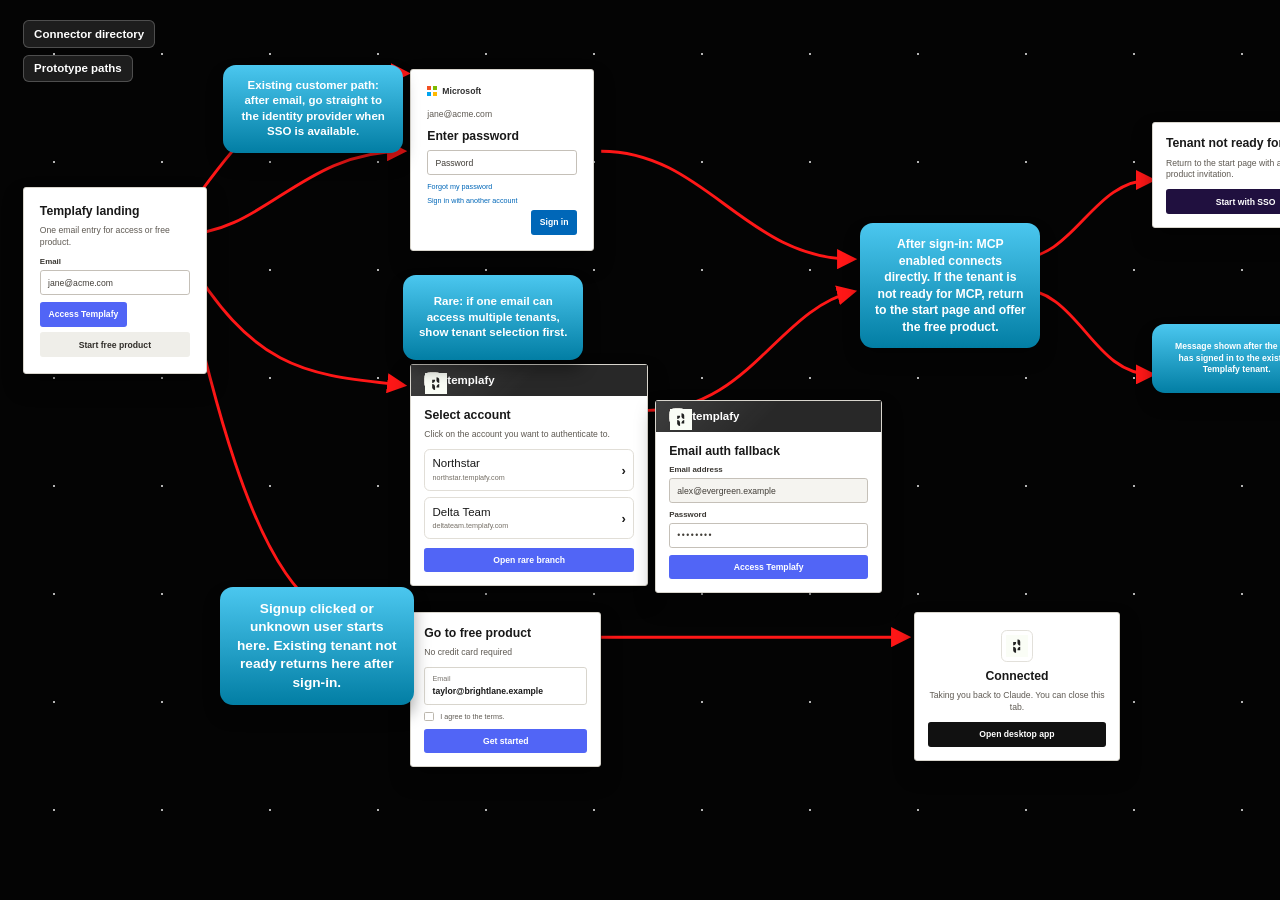
<file: index.html>
<!doctype html>
<html lang="en">
  <head>
    <meta charset="UTF-8" />
    <meta name="viewport" content="width=device-width, initial-scale=1.0" />
    <meta http-equiv="refresh" content="0; url=./prototype/" />
    <title>Templafy MCP Prototype</title>
    <style>
      body {
        margin: 0;
        min-height: 100vh;
        display: grid;
        place-items: center;
        font-family: Arial, Helvetica, sans-serif;
        background: #f4f3ee;
        color: #232323;
      }

      a {
        color: #3154d4;
        font-weight: 700;
      }
    </style>
  </head>
  <body>
    <p>Opening <a href="./prototype/">Templafy MCP prototype</a>...</p>
  </body>
</html>
</file>
<file: prototype/styles.css>
:root {
  --ink: #232323;
  --muted: #716d66;
  --line: #dedbd4;
  --canvas: #f6f5f0;
  --panel: #ffffff;
  --dark: #232323;
  --blue: #5165f6;
  --blue-hover: #4153d8;
  --success: #146b3a;
  --success-bg: #e8f6ee;
  --warning: #8a5a00;
  --warning-bg: #fff6df;
  --radius: 8px;
  font-family:
    Arial,
    Helvetica,
    sans-serif;
}

* {
  box-sizing: border-box;
}

html,
body,
#app {
  width: 100%;
  height: 100%;
  margin: 0;
}

body {
  color: var(--ink);
  background: #040404;
}

body[data-screen="signup"],
body[data-screen="authChoice"] {
  background: #f4f1ea;
}

button,
input {
  font: inherit;
}

button {
  cursor: pointer;
}

.screen {
  min-height: 100vh;
  display: flex;
  flex-direction: column;
}

.claude-bg {
  background:
    linear-gradient(rgb(0 0 0 / 28%), rgb(0 0 0 / 28%)),
    #8b887f;
  padding: 48px;
}

.app-frame {
  width: min(1440px, calc(100vw - 64px));
  min-height: calc(100vh - 96px);
  margin: auto;
  border-radius: 18px;
  background: #f8f7f4;
  box-shadow: 0 30px 80px rgb(0 0 0 / 26%);
  overflow: hidden;
  display: grid;
  grid-template-columns: 270px 1fr;
}

.sidebar {
  background: #efeee9;
  border-right: 1px solid #dedbd4;
  padding: 28px 20px;
}

.sidebar-title {
  font-size: 15px;
  font-weight: 700;
  color: #7a766f;
  margin: 0 0 16px;
}

.side-item {
  width: 100%;
  border: 0;
  background: transparent;
  display: flex;
  align-items: center;
  gap: 10px;
  padding: 11px 12px;
  border-radius: 8px;
  color: #393631;
  text-align: left;
}

.side-item.active {
  background: #dedbd4;
  font-weight: 700;
}

.main {
  padding: 30px;
  overflow: auto;
}

.topbar {
  display: flex;
  justify-content: space-between;
  align-items: center;
  margin-bottom: 24px;
}

.title {
  font-family: Georgia, "Times New Roman", serif;
  font-size: 32px;
  margin: 0;
}

.search {
  width: min(620px, 60vw);
  height: 40px;
  border: 1px solid #dedbd4;
  border-radius: 8px;
  background: white;
  color: #8a867f;
  display: flex;
  align-items: center;
  padding: 0 16px;
}

.connector-grid {
  display: grid;
  grid-template-columns: repeat(2, minmax(280px, 1fr));
  gap: 18px;
}

.connector-card {
  border: 1px solid #dedbd4;
  background: white;
  border-radius: 12px;
  min-height: 132px;
  padding: 22px;
  display: grid;
  grid-template-columns: 46px 1fr auto;
  gap: 16px;
  align-items: start;
  box-shadow: 0 6px 16px rgb(0 0 0 / 7%);
  text-align: left;
}

.connector-card.primary {
  border-color: #c7c2b8;
  box-shadow: 0 12px 30px rgb(0 0 0 / 13%);
}

.connector-card h2,
.connector-card h3 {
  margin: 0 0 4px;
  font-size: 20px;
}

.connector-card p {
  margin: 0;
  color: var(--muted);
  line-height: 1.35;
}

.plus {
  font-size: 28px;
  color: #5c5852;
  line-height: 1;
}

.logo-tile {
  width: 46px;
  height: 46px;
  border-radius: 8px;
  border: 1px solid #e2e0da;
  background: #fff;
  display: grid;
  place-items: center;
}

.logo-tile img {
  width: 30px;
  height: 30px;
}

.detail-header {
  display: grid;
  grid-template-columns: 58px 1fr auto;
  gap: 18px;
  align-items: center;
  margin-bottom: 34px;
}

.detail-header h1 {
  margin: 0;
  font-size: 28px;
}

.detail-header p {
  margin: 5px 0 0;
  color: var(--muted);
  font-size: 17px;
}

.button,
.button-secondary,
.button-ghost {
  height: 44px;
  border-radius: 8px;
  padding: 0 18px;
  border: 1px solid transparent;
  font-weight: 700;
  display: inline-flex;
  align-items: center;
  justify-content: center;
  gap: 8px;
  text-decoration: none;
}

.button {
  background: var(--blue);
  color: white;
}

.button:hover {
  background: var(--blue-hover);
}

.button.dark {
  background: #111;
}

.button.wide {
  width: 100%;
}

.button-secondary {
  background: #f3f2ed;
  color: #4e4a44;
  border-color: #d8d5cd;
}

.button-ghost {
  background: transparent;
  color: #4e4a44;
}

.visual-row {
  display: grid;
  grid-template-columns: repeat(3, 1fr);
  gap: 18px;
  margin-bottom: 30px;
}

.visual-card {
  border-radius: 12px;
  background: #f1f0eb;
  overflow: hidden;
  border: 1px solid #e0ddd4;
}

.visual-card img {
  width: 100%;
  height: 210px;
  object-fit: cover;
  display: block;
}

.copy-block {
  max-width: 860px;
  color: #4e4a44;
  line-height: 1.5;
  font-size: 18px;
}

.tool-pills {
  display: flex;
  flex-wrap: wrap;
  gap: 10px;
  margin-top: 24px;
}

.pill {
  border-radius: 18px;
  border: 1px solid #d8d5cd;
  background: #f3f2ed;
  padding: 8px 14px;
  font-size: 14px;
  color: #4e4a44;
}

.flow-screen {
  min-height: 100vh;
  height: 100vh;
  overflow: auto;
  background:
    radial-gradient(circle, rgb(255 255 255 / 70%) 1px, transparent 1px),
    #040404;
  background-size: 108px 108px;
  color: white;
}

.flow-board {
  position: relative;
  width: 2140px;
  height: 1120px;
  margin: 0 auto;
  zoom: 0.72;
}

.flow-lines {
  position: absolute;
  inset: 0;
  width: 2140px;
  height: 1120px;
  pointer-events: none;
  overflow: visible;
}

.flow-lines path {
  fill: none;
  stroke: #ff1717;
  stroke-width: 4;
  marker-end: url("#arrow");
}

.flow-lines marker path {
  fill: #ff1717;
  stroke: none;
  marker-end: none;
}

.flow-back {
  position: absolute;
  left: 32px;
  top: 28px;
  height: 38px;
  border: 1px solid rgb(255 255 255 / 22%);
  border-radius: 8px;
  background: rgb(255 255 255 / 10%);
  color: white;
  padding: 0 14px;
  font-weight: 700;
}

.flow-paths-button {
  position: absolute;
  left: 32px;
  top: 76px;
  height: 38px;
  border: 1px solid rgb(255 255 255 / 22%);
  border-radius: 8px;
  background: rgb(255 255 255 / 10%);
  color: white;
  padding: 0 14px;
  font-weight: 700;
}

.flow-title {
  position: absolute;
  right: 34px;
  bottom: 34px;
  width: 148px;
  height: 148px;
  border-radius: 18px;
  display: grid;
  place-items: center;
  text-align: center;
  background: linear-gradient(180deg, #4bc7ef, #007ca3);
  font-size: 32px;
  line-height: 1.15;
  font-weight: 800;
}

.flow-node {
  position: absolute;
  z-index: 2;
  color: #191919;
}

.mini-card,
.auth-window,
.provider-window,
.connected-mini,
.consent-mini,
.free-product-mini {
  background: white;
  border: 1px solid #d8d5cd;
  border-radius: 4px;
  box-shadow: 0 16px 28px rgb(0 0 0 / 38%);
}

.mini-card {
  width: 255px;
  padding: 22px;
}

.mini-card h2,
.auth-window h2,
.provider-window h2,
.connected-mini h2,
.consent-mini h2,
.free-product-mini h2 {
  margin: 0 0 10px;
  font-size: 17px;
}

.mini-card p,
.auth-window p,
.provider-window p,
.connected-mini p,
.consent-mini p,
.free-product-mini p {
  margin: 0 0 12px;
  color: #5f5a53;
  line-height: 1.35;
  font-size: 12px;
}

.mini-card label,
.auth-window label {
  display: block;
  margin: 0 0 6px;
  color: #393631;
  font-size: 11px;
  font-weight: 700;
}

.mini-input,
.provider-input {
  min-height: 34px;
  border: 1px solid #c5c0b8;
  border-radius: 4px;
  background: #fff;
  color: #423e38;
  display: flex;
  align-items: center;
  padding: 0 10px;
  margin-bottom: 10px;
  font-size: 12px;
}

.mini-input.readonly {
  background: #f5f4f0;
}

.mini-input.password {
  letter-spacing: 2px;
}

.flow-node button {
  min-height: 34px;
  border: 0;
  border-radius: 4px;
  background: var(--blue);
  color: white;
  padding: 0 12px;
  font-weight: 700;
  font-size: 12px;
}

.flow-node button.mini-secondary {
  width: 100%;
  margin-top: 8px;
  background: #efeee9;
  color: #312e2a;
}

.auth-window {
  width: 315px;
  padding: 0 18px 18px;
}

.mini-auth-header {
  height: 44px;
  margin: 0 -18px 16px;
  padding: 0 18px;
  display: flex;
  align-items: center;
  gap: 8px;
  color: white;
  background:
    linear-gradient(135deg, rgb(255 255 255 / 10%), transparent 50%),
    #282828;
}

.tenant-window {
  width: 330px;
}

.tenant-mini-row {
  min-height: 58px;
  margin-top: 9px;
  padding: 10px;
  display: grid;
  grid-template-columns: 1fr auto;
  border: 1px solid #e1ded7;
  border-radius: 8px;
  background: #fff;
}

.tenant-mini-row span,
.tenant-mini-row small {
  display: block;
}

.tenant-mini-row small {
  margin-top: 3px;
  color: #756f66;
  font-size: 10px;
}

.tenant-mini-row b {
  grid-row: 1 / 3;
  grid-column: 2;
  align-self: center;
  font-size: 18px;
}

.tenant-window button {
  width: 100%;
  margin-top: 12px;
}

.provider-window {
  width: 255px;
  padding: 22px;
}

.provider-logo {
  display: flex;
  gap: 7px;
  align-items: center;
  color: #2f2f2f;
  font-size: 12px;
  margin-bottom: 18px;
}

.provider-logo span {
  width: 14px;
  height: 14px;
  display: inline-block;
  background:
    linear-gradient(#f25022 0 0) 0 0 / 6px 6px no-repeat,
    linear-gradient(#7fba00 0 0) 8px 0 / 6px 6px no-repeat,
    linear-gradient(#00a4ef 0 0) 0 8px / 6px 6px no-repeat,
    linear-gradient(#ffb900 0 0) 8px 8px / 6px 6px no-repeat;
}

.provider-window a {
  display: block;
  margin: 7px 0;
  color: #0067b8;
  font-size: 10px;
}

.provider-window button {
  float: right;
  background: #0067b8;
}

.login-window button {
  width: 100%;
}

.flow-note,
.flow-label {
  position: absolute;
  z-index: 3;
  border-radius: 18px;
  background: linear-gradient(180deg, #4bc7ef, #027ea4);
  color: white;
  box-shadow: 0 14px 22px rgb(0 0 0 / 35%);
  text-align: center;
  font-weight: 700;
}

.flow-note {
  width: 250px;
  min-height: 118px;
  padding: 18px 20px;
  display: grid;
  place-items: center;
  line-height: 1.35;
}

.flow-label {
  width: 120px;
  min-height: 62px;
  padding: 12px;
  display: grid;
  place-items: center;
  line-height: 1.2;
}

.decision-note {
  width: 250px;
  min-height: 135px;
  font-size: 17px;
}

.small-note {
  width: 235px;
  min-height: 96px;
  font-size: 12px;
}

.signup-note {
  width: 270px;
  min-height: 122px;
  font-size: 19px;
}

.connected-mini {
  width: 185px;
  padding: 24px 18px 18px;
  text-align: center;
}

.connected-mini .logo-tile {
  margin: 0 auto 10px;
}

.connected-mini button {
  width: 100%;
  background: #111;
}

.wide-connected {
  width: 285px;
}

.consent-mini {
  width: 260px;
  padding: 18px;
}

.consent-mini button {
  width: 100%;
  background: #20103f;
}

.free-product-mini {
  width: 265px;
  padding: 18px;
}

.known-email {
  min-height: 52px;
  margin: 10px 0;
  border: 1px solid #d8d5cd;
  border-radius: 4px;
  padding: 8px 10px;
}

.known-email span,
.known-email strong {
  display: block;
}

.known-email span {
  color: #77736d;
  font-size: 10px;
}

.known-email strong {
  margin-top: 4px;
  font-size: 12px;
}

.mini-check {
  display: grid;
  grid-template-columns: 14px 1fr;
  gap: 8px;
  margin: 10px 0;
  color: #5f5a53;
  font-size: 10px;
}

.mini-check span {
  width: 13px;
  height: 13px;
  border: 1px solid #bdb8ae;
  border-radius: 2px;
  background: #fff;
}

.free-product-mini button {
  width: 100%;
}

.auth-screen {
  min-height: 100vh;
  background-image: url("./auth-background.jpg");
  background-size: cover;
  background-position: center;
  display: flex;
  align-items: center;
  justify-content: center;
  padding: 32px;
}

.prototype-stage {
  width: min(1120px, calc(100vw - 48px));
  display: grid;
  grid-template-columns: minmax(360px, 620px) 280px;
  gap: 28px;
  align-items: center;
  justify-content: center;
}

.auth-stack {
  width: 100%;
  display: flex;
  flex-direction: column;
  align-items: center;
  gap: 24px;
}

.wordmark {
  display: flex;
  align-items: center;
  gap: 12px;
  color: white;
  font-size: 32px;
  font-weight: 700;
}

.wordmark .mark {
  width: 58px;
  height: 58px;
  border-radius: 12px;
  background: #fafdF6;
  display: grid;
  place-items: center;
}

.wordmark img {
  width: 34px;
  height: 34px;
}

.auth-card {
  width: 100%;
  background: white;
  border-radius: 8px;
  padding: 32px;
  box-shadow: 0 14px 36px rgb(0 0 0 / 22%);
}

.auth-card.narrow {
  max-width: 520px;
  margin-inline: auto;
}

.auth-title {
  margin: 0 0 8px;
  font-size: 28px;
  color: #242424;
}

.auth-subtitle {
  margin: 0 0 24px;
  color: #6a6660;
  line-height: 1.45;
}

.choice-grid {
  display: grid;
  grid-template-columns: 1fr 1fr;
  gap: 16px;
}

.choice-card {
  border: 1px solid var(--line);
  background: #f6f5f0;
  border-radius: 8px;
  padding: 20px;
  min-height: 176px;
  text-align: left;
  display: flex;
  flex-direction: column;
  justify-content: space-between;
}

.choice-card.alt {
  background: white;
}

.choice-card h2 {
  font-size: 20px;
  margin: 0 0 8px;
}

.choice-card p {
  margin: 0 0 18px;
  color: var(--muted);
  line-height: 1.4;
}

.auth-divider {
  height: 1px;
  background: var(--line);
  margin: 24px 0;
}

.signup-nudge {
  display: grid;
  grid-template-columns: 1fr auto;
  gap: 18px;
  align-items: center;
  padding: 16px;
  border: 1px solid var(--line);
  border-radius: var(--radius);
  background: #f6f5f0;
}

.signup-nudge h2 {
  font-size: 18px;
  margin: 0 0 5px;
}

.signup-nudge p {
  margin: 0;
  color: var(--muted);
  line-height: 1.35;
}

.postit-board {
  align-self: start;
  display: flex;
  flex-direction: column;
  gap: 16px;
  padding-top: 88px;
}

.postit {
  min-height: 132px;
  padding: 18px;
  border: 1px solid #ded28c;
  border-radius: 4px;
  background: #fff4a8;
  color: #2c2a22;
  box-shadow: 0 12px 24px rgb(0 0 0 / 16%);
}

.postit:nth-child(2) {
  background: #fff8c9;
}

.postit h2 {
  margin: 0 0 10px;
  font-size: 16px;
}

.postit-body,
.postit-body p {
  margin: 0;
  color: #504b35;
  line-height: 1.4;
  font-size: 14px;
}

.postit-body p + p {
  margin-top: 10px;
}

.method-list {
  display: flex;
  flex-direction: column;
  gap: 12px;
}

.tenant-list {
  display: flex;
  flex-direction: column;
  gap: 12px;
}

.tenant-card {
  width: 100%;
  min-height: 72px;
  padding: 14px;
  display: grid;
  grid-template-columns: 1fr auto;
  gap: 14px;
  align-items: center;
  text-align: left;
  background: white;
  border: 1px solid var(--line);
  border-radius: var(--radius);
}

.tenant-card:hover {
  background: #f6f5f0;
}

.tenant-card strong,
.tenant-card small {
  display: block;
}

.tenant-card small {
  margin-top: 5px;
  color: var(--muted);
}

.method-card {
  width: 100%;
  min-height: 72px;
  padding: 14px;
  display: grid;
  grid-template-columns: 44px 1fr;
  gap: 14px;
  align-items: center;
  text-align: left;
  background: white;
  border: 1px solid var(--line);
  border-radius: var(--radius);
}

.method-card:hover {
  background: #f6f5f0;
}

.method-icon {
  width: 44px;
  height: 44px;
  border-radius: 8px;
  border: 1px solid var(--line);
  background: #f6f5f0;
  display: grid;
  place-items: center;
  font-weight: 700;
}

.method-card strong,
.method-card small {
  display: block;
}

.method-card small {
  margin-top: 4px;
  color: var(--muted);
}

.paths-card {
  max-width: 680px;
}

.path-list {
  display: grid;
  gap: 12px;
}

.path-option {
  width: 100%;
  min-height: 78px;
  padding: 16px;
  display: grid;
  grid-template-columns: 1fr auto;
  gap: 16px;
  align-items: center;
  border: 1px solid var(--line);
  border-radius: 8px;
  background: #f8f7f4;
  text-align: left;
}

.path-option:hover {
  background: #efeee9;
}

.path-option strong,
.path-option small {
  display: block;
}

.path-option small {
  margin-top: 5px;
  color: var(--muted);
  line-height: 1.35;
}

.form {
  display: flex;
  flex-direction: column;
  gap: 18px;
}

.field {
  display: flex;
  flex-direction: column;
  gap: 8px;
}

.field label {
  font-size: 15px;
  font-weight: 700;
  color: #393631;
}

.field input {
  height: 48px;
  border: 1px solid #bdb8ae;
  border-radius: 6px;
  padding: 0 14px;
  background: white;
}

.field input[readonly] {
  color: #5a5650;
  background: #f8f7f4;
}

.two-fields {
  display: grid;
  grid-template-columns: 1fr 1fr;
  gap: 12px;
}

.link-row {
  display: flex;
  justify-content: space-between;
  gap: 12px;
  align-items: center;
}

.link {
  color: #3154d4;
  border: 0;
  padding: 0;
  background: transparent;
  text-decoration: none;
  font-weight: 700;
}

.link.subtle {
  color: #4e4a44;
  font-weight: 400;
}

.ms-auth-screen {
  min-height: 100vh;
  background: #f7f7f7;
  color: #1f1f1f;
  display: flex;
  align-items: center;
  justify-content: center;
  padding: 32px;
}

.ms-login-card {
  width: 440px;
  min-height: 300px;
  background: white;
  border: 1px solid #e5e5e5;
  box-shadow: 0 4px 16px rgb(0 0 0 / 16%);
  padding: 44px 48px 36px;
}

.ms-brand {
  display: flex;
  gap: 7px;
  align-items: center;
  margin-bottom: 18px;
  color: #5f5f5f;
  font-size: 15px;
}

.ms-brand span {
  width: 16px;
  height: 16px;
  display: inline-block;
  background:
    linear-gradient(#f25022 0 0) 0 0 / 7px 7px no-repeat,
    linear-gradient(#7fba00 0 0) 9px 0 / 7px 7px no-repeat,
    linear-gradient(#00a4ef 0 0) 0 9px / 7px 7px no-repeat,
    linear-gradient(#ffb900 0 0) 9px 9px / 7px 7px no-repeat;
}

.ms-account {
  margin: 0 0 12px;
  color: #3b3b3b;
  font-size: 14px;
}

.ms-login-card h1 {
  margin: 0 0 18px;
  font-size: 24px;
  font-weight: 700;
  letter-spacing: 0;
}

.ms-form {
  display: flex;
  flex-direction: column;
}

.ms-form label {
  position: absolute;
  width: 1px;
  height: 1px;
  overflow: hidden;
}

.ms-form input {
  height: 36px;
  border: 0;
  border-bottom: 1px solid #0067b8;
  border-radius: 0;
  padding: 0;
  margin-bottom: 14px;
  font-size: 14px;
}

.ms-form .link {
  align-self: flex-start;
  margin-bottom: 10px;
  color: #0067b8;
  font-size: 12px;
  font-weight: 400;
}

.ms-submit {
  align-self: flex-end;
  min-width: 108px;
  height: 36px;
  margin-top: 12px;
  border: 0;
  background: #0067b8;
  color: white;
  font-weight: 600;
}

.scenario-buttons {
  display: grid;
  grid-template-columns: 1fr;
  gap: 8px;
  margin-top: 12px;
}

.scenario-buttons button {
  border: 1px solid #d0ccc4;
  background: white;
  border-radius: 18px;
  min-height: 30px;
  padding: 0 10px;
  color: #4e4a44;
  font-size: 13px;
}

.badge {
  display: inline-flex;
  align-items: center;
  border-radius: 18px;
  padding: 7px 12px;
  font-size: 14px;
  font-weight: 700;
}

.badge.success {
  color: var(--success);
  background: var(--success-bg);
}

.badge.warning {
  color: var(--warning);
  background: var(--warning-bg);
}

.footer-actions {
  margin-top: 24px;
  display: flex;
  gap: 12px;
  flex-wrap: wrap;
}

.footer-actions.stacked {
  flex-direction: column;
}

.footer-actions.stacked .button,
.footer-actions.stacked .button-secondary {
  width: 100%;
}

.quiet-kicker {
  margin-bottom: 12px;
  color: #6d685f;
  font-size: 14px;
  font-weight: 700;
}

.resolve-card,
.consent-card,
.connected-card {
  text-align: left;
}

.connection-summary {
  margin-top: 6px;
  display: grid;
  grid-template-columns: 42px 1fr;
  gap: 12px;
  align-items: center;
  border: 1px solid var(--line);
  border-radius: 8px;
  background: #f6f5f0;
  padding: 14px;
}

.connection-summary strong,
.connection-summary small {
  display: block;
}

.connection-summary small {
  margin-top: 3px;
  color: var(--muted);
}

.permission-list {
  display: flex;
  flex-direction: column;
  gap: 12px;
  margin-top: 4px;
}

.permission-list div {
  border: 1px solid var(--line);
  border-radius: 8px;
  background: #f6f5f0;
  padding: 14px;
}

.permission-list strong,
.permission-list span {
  display: block;
}

.permission-list span {
  margin-top: 6px;
  color: var(--muted);
  line-height: 1.35;
}

.connected-card {
  text-align: center;
}

.connected-mark {
  display: inline-grid;
  margin-bottom: 18px;
}

.link.standalone {
  display: block;
  margin: 18px auto 0;
}

.freemium-screen {
  position: relative;
  z-index: 0;
  isolation: isolate;
  min-height: max(100vh, 1050px);
  background: #f4f1ea;
  color: #171717;
  padding: 44px;
  display: flex;
  align-items: center;
  justify-content: center;
}

.freemium-screen::before {
  content: "";
  position: fixed;
  inset: 0;
  z-index: -1;
  background: #f4f1ea;
}

.freemium-shell {
  width: min(1240px, calc(100vw - 48px));
  display: grid;
  grid-template-columns: minmax(0, 1.2fr) 440px;
  gap: 36px;
  align-items: center;
}

.freemium-hero {
  min-height: 680px;
  display: flex;
  flex-direction: column;
  justify-content: center;
}

.freemium-logo {
  display: flex;
  align-items: center;
  gap: 12px;
  font-size: 26px;
  margin-bottom: 54px;
}

.freemium-hero h1 {
  max-width: 760px;
  margin: 0;
  font-size: clamp(48px, 7vw, 86px);
  line-height: 0.95;
  letter-spacing: 0;
  font-weight: 700;
}

.freemium-lede {
  max-width: 640px;
  margin: 24px 0 0;
  color: #4b4741;
  font-size: 22px;
  line-height: 1.35;
}

.hero-stat {
  margin-top: 42px;
  display: flex;
  gap: 18px;
  align-items: center;
  color: #4b4741;
}

.hero-stat strong {
  font-size: 38px;
  color: #171717;
}

.hero-stat span {
  max-width: 260px;
}

.hero-preview {
  margin-top: 38px;
  width: min(560px, 100%);
  border-radius: 12px;
  overflow: hidden;
  box-shadow: 0 18px 44px rgb(0 0 0 / 18%);
}

.hero-preview img {
  display: block;
  width: 100%;
  height: 260px;
  object-fit: cover;
}

.free-product-card {
  background: white;
  border: 1px solid #dedbd4;
  border-radius: 10px;
  padding: 30px;
  box-shadow: 0 18px 44px rgb(0 0 0 / 12%);
}

.free-product-card h2 {
  margin: 0 0 8px;
  font-size: 30px;
}

.free-product-subtitle {
  margin: 0 0 22px;
  color: #625d55;
  line-height: 1.4;
}

.landing-notice {
  margin: 0 0 18px;
  padding: 14px;
  border: 1px solid #ead48e;
  border-radius: 8px;
  background: #fff7d8;
  color: #3d3420;
}

.landing-notice strong,
.landing-notice span {
  display: block;
}

.landing-notice span {
  margin-top: 6px;
  color: #5b513a;
  line-height: 1.4;
}

.known-email-card {
  border: 1px solid #dedbd4;
  border-radius: 8px;
  background: #f6f5f0;
  padding: 14px;
}

.known-email-card span,
.known-email-card strong {
  display: block;
}

.known-email-card span {
  margin-bottom: 4px;
  color: #716d66;
  font-size: 13px;
}

.known-email-card strong {
  margin-bottom: 10px;
}

.provider-grid {
  display: grid;
  grid-template-columns: 1fr;
  gap: 10px;
}

.terms-check {
  display: grid;
  grid-template-columns: 18px 1fr;
  gap: 10px;
  color: #4e4a44;
  line-height: 1.4;
  font-size: 13px;
}

.account-access {
  margin-top: 18px;
  padding-top: 18px;
  border-top: 1px solid #dedbd4;
  display: flex;
  justify-content: center;
  gap: 10px;
  align-items: center;
  flex-wrap: wrap;
}

.prototype-shortcut {
  display: block;
  margin: 14px auto 0;
  font-size: 13px;
}

@media (max-width: 980px) {
  .app-frame {
    grid-template-columns: 1fr;
    width: calc(100vw - 28px);
  }

  .sidebar {
    display: none;
  }

  .visual-row,
  .connector-grid,
  .choice-grid,
  .freemium-shell,
  .prototype-stage,
  .two-fields {
    grid-template-columns: 1fr;
  }

  .postit-board {
    padding-top: 0;
  }

  .auth-card {
    padding: 24px;
  }

  .signup-nudge {
    grid-template-columns: 1fr;
  }

  .freemium-screen {
    padding: 24px;
  }

  .freemium-hero {
    min-height: auto;
  }
}
</file>
